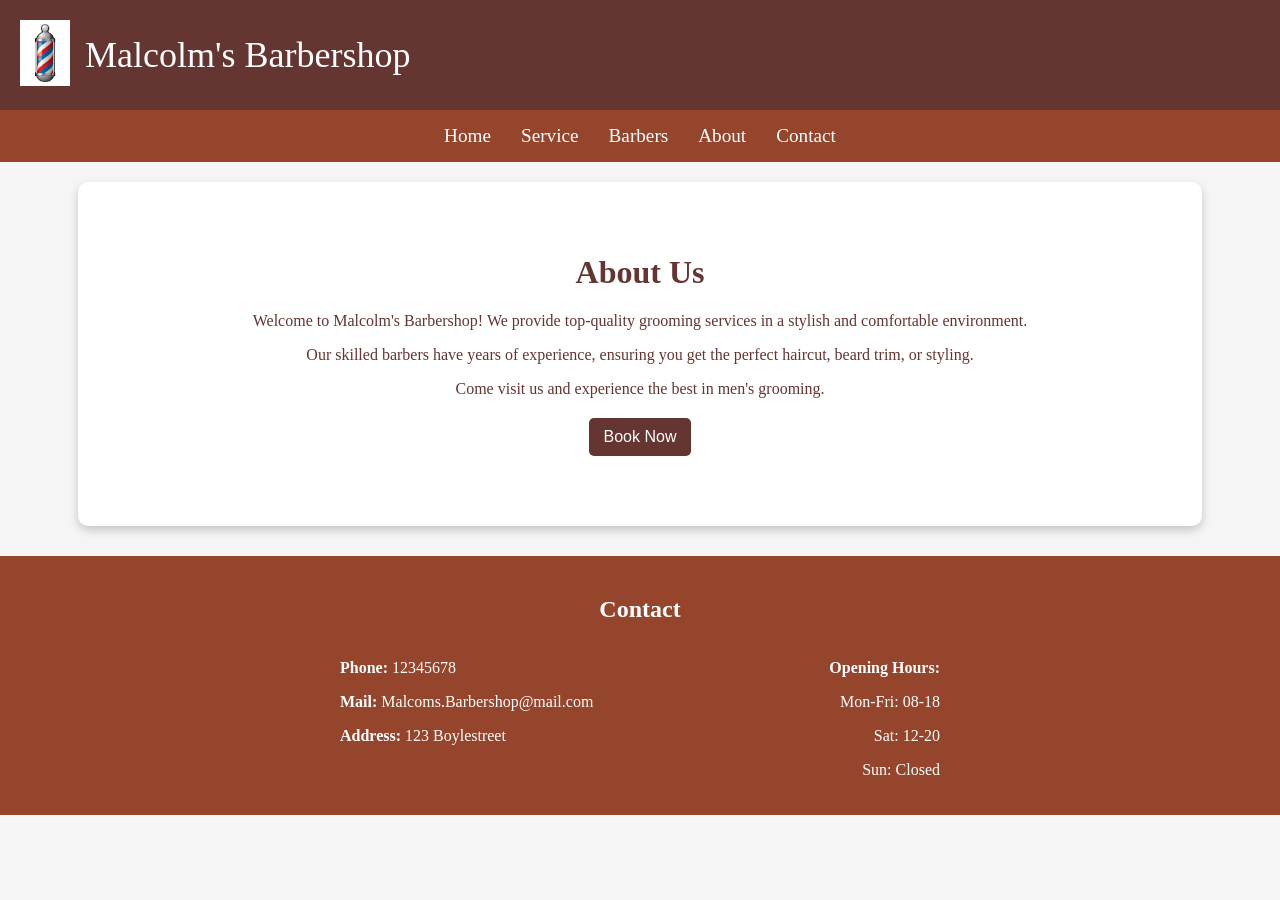
<file: About.html>
<!DOCTYPE html>
<html lang="en">
<head>
    <meta charset="UTF-8">
    <meta name="viewport" content="width=device-width, initial-scale=1.0">
    <title>About Us - Malcolm's Barbershop</title>
    <link rel="stylesheet" href="About.css">
</head>
<body>
    <div class="header">
        <div class="logo-container">
            <a href="Barbershop-FrontPage.html" class="logo-link">
                <img src="Logo-temp.jpeg" alt="Logo" class="logo">
            </a>
            <a href="Barbershop-FrontPage.html" class="barbershop-name-link">
                <div class="barbershop-name">Malcolm's Barbershop</div>
            </a>
        </div>
    </div>

    <div class="nav">
        <a href="Barbershop-FrontPage.html" class="nav-link">Home</a>
        <a href="service.html" class="nav-link">Service</a>
        <a href="Barbers.html" class="nav-link">Barbers</a>
        <a href="About.html" class="nav-link">About</a>
        <a href="contact.html" class="nav-link">Contact</a>
    </div>

    <div class="main about-section">
        <h1>About Us</h1>
        <p>Welcome to Malcolm's Barbershop! We provide top-quality grooming services in a stylish and comfortable environment.</p>
        <p>Our skilled barbers have years of experience, ensuring you get the perfect haircut, beard trim, or styling.</p>
        <p>Come visit us and experience the best in men's grooming.</p>
        <button class="book-button" onclick="window.location.href='service.html'">Book Now</button>
    </div>

    <div class="contact">
        <h2>Contact</h2>
        <div class="contact-container">
            <div class="contact-info">
                <p><strong>Phone:</strong> 12345678</p>
                <p><strong>Mail:</strong> Malcoms.Barbershop@mail.com</p>
                <p><strong>Address:</strong> 123 Boylestreet</p>
            </div>
            <div class="contact-hours">
                <p><strong>Opening Hours:</strong></p>
                <p>Mon-Fri: 08-18</p>
                <p>Sat: 12-20</p>
                <p>Sun: Closed</p>
            </div>
        </div>
    </div>

    <script src="About.js"></script>
</body>
</html>
</file>
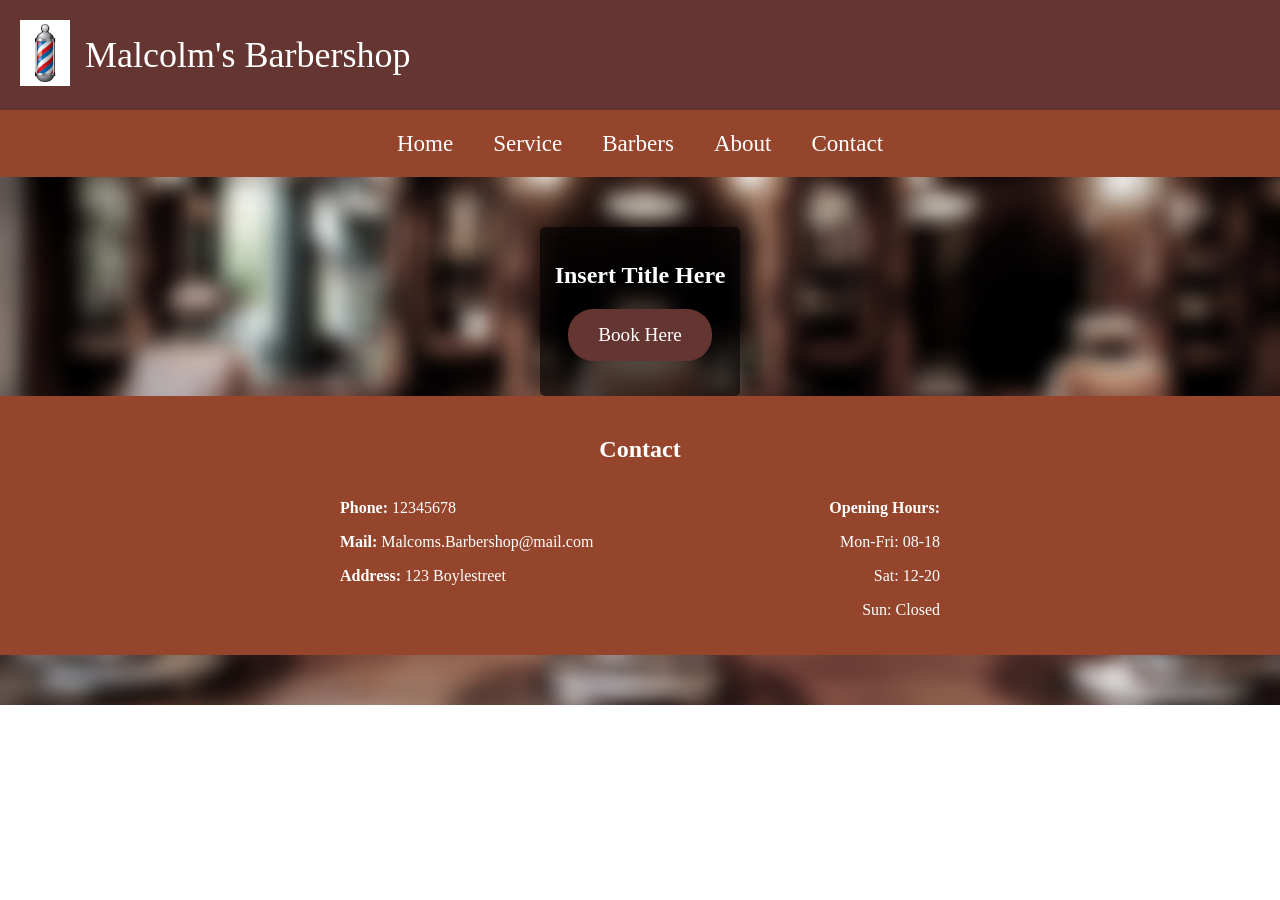
<file: Barbershop-FrontPage.html>
<!DOCTYPE html>
<html lang="en">
<head>
    <meta charset="UTF-8">
    <meta name="viewport" content="width=device-width, initial-scale=1.0">
    <title>Malcolm's Barbershop</title>
    <link rel="stylesheet" href="Styles.CSS">
</head>
<body>
    <div class="header">
        <div class="logo-container">
            <a href="Insert URL" class="logo-link">
                <img src="Logo-temp.jpeg" alt="Logo" class="logo">
            </a>
            <a href="Insert URL" class="barbershop-name-link">
                <div class="barbershop-name">Malcolm's Barbershop</div>
            </a>
        </div>
    </div>

    <div class="nav">
        <a href="Barbershop-FrontPage.html" class="nav-link">Home</a>
        <a href="service.html" class="nav-link">Service</a>
        <a href="Barbers.html" class="nav-link">Barbers</a>
        <a href="About.html" class="nav-link">About</a>
        <a href="Contact.html" class="nav-link">Contact</a>
    </div>

    <div class="main background">
        <div class="text-box">
            <h2>Insert Title Here</h2>
            

        <a href="booking.html" class="book-button-link">
            <button class="book-button">Book Here</button>
        </a>
    </div>

    <div class="contact">
        <h2>Contact</h2>
        <div class="contact-container">
            <div class="contact-info">
                <p><strong>Phone:</strong> 12345678</p>
                <p><strong>Mail:</strong> Malcoms.Barbershop@mail.com</p>
                <p><strong>Address:</strong> 123 Boylestreet</p>
            </div>
            <div class="contact-hours">
                <p><strong>Opening Hours:</strong></p>
                <p>Mon-Fri: 08-18</p>
                <p>Sat: 12-20</p>
                <p>Sun: Closed</p>
            </div>
        </div>
    </div>
<!-- Code injected by live-server -->
<script>
	// <![CDATA[  <-- For SVG support
	if ('WebSocket' in window) {
		(function () {
			function refreshCSS() {
				var sheets = [].slice.call(document.getElementsByTagName("link"));
				var head = document.getElementsByTagName("head")[0];
				for (var i = 0; i < sheets.length; ++i) {
					var elem = sheets[i];
					var parent = elem.parentElement || head;
					parent.removeChild(elem);
					var rel = elem.rel;
					if (elem.href && typeof rel != "string" || rel.length == 0 || rel.toLowerCase() == "stylesheet") {
						var url = elem.href.replace(/(&|\?)_cacheOverride=\d+/, '');
						elem.href = url + (url.indexOf('?') >= 0 ? '&' : '?') + '_cacheOverride=' + (new Date().valueOf());
					}
					parent.appendChild(elem);
				}
			}
			var protocol = window.location.protocol === 'http:' ? 'ws://' : 'wss://';
			var address = protocol + window.location.host + window.location.pathname + '/ws';
			var socket = new WebSocket(address);
			socket.onmessage = function (msg) {
				if (msg.data == 'reload') window.location.reload();
				else if (msg.data == 'refreshcss') refreshCSS();
			};
			if (sessionStorage && !sessionStorage.getItem('IsThisFirstTime_Log_From_LiveServer')) {
				console.log('Live reload enabled.');
				sessionStorage.setItem('IsThisFirstTime_Log_From_LiveServer', true);
			}
		})();
	}
	else {
		console.error('Upgrade your browser. This Browser is NOT supported WebSocket for Live-Reloading.');
	}
	// ]]>
</script>
</body>
</html>
</file>
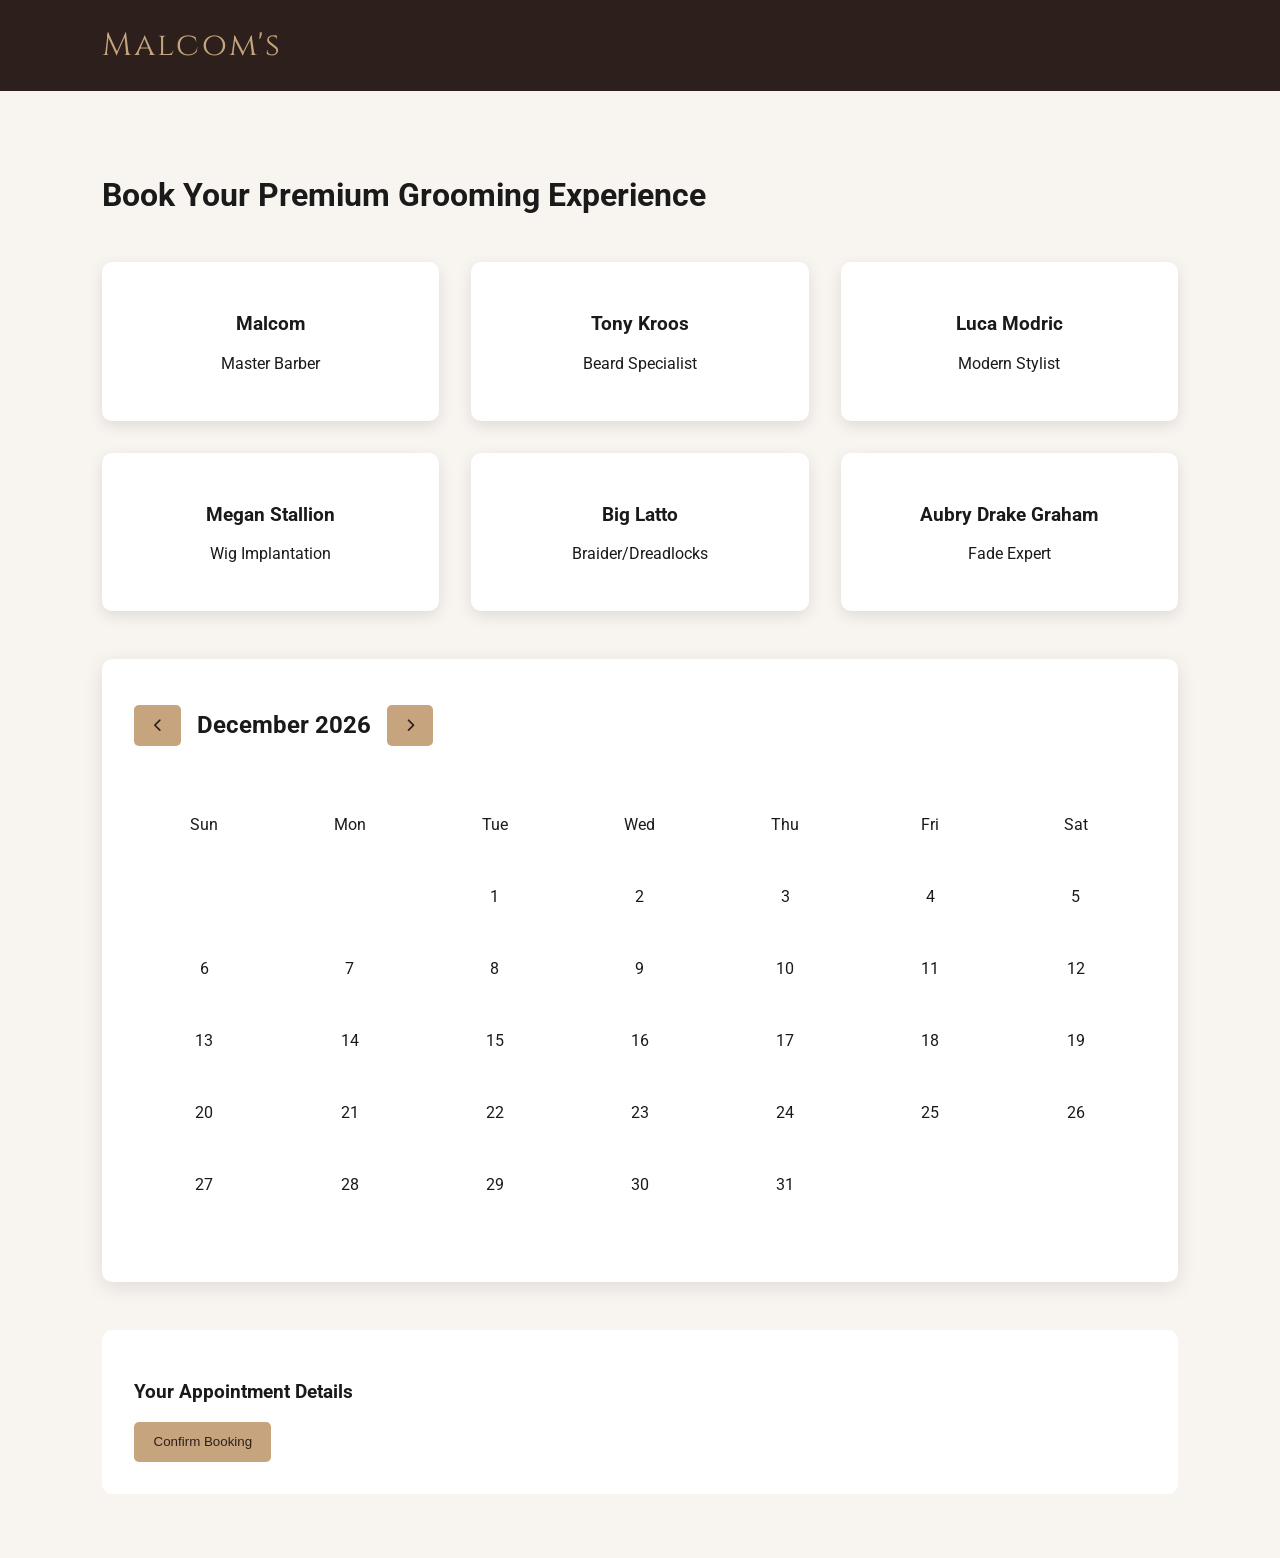
<file: booking.html>
<!DOCTYPE html>
<html lang="en">
<head>
    <meta charset="UTF-8">
    <meta name="viewport" content="width=device-width, initial-scale=1.0">
    <title>Malcom's Premium Barbershop</title>
    <link href="https://fonts.googleapis.com/css2?family=Cinzel:wght@400;700&family=Roboto:wght@300;400;700&display=swap" rel="stylesheet">
    <link rel="stylesheet" href="https://cdnjs.cloudflare.com/ajax/libs/font-awesome/6.0.0/css/all.min.css">
    <link rel="stylesheet" href="book.css">
</head>
<body>
    <nav class="navbar">
        <div class="logo">Malcom's</div>
    </nav>

    <div class="booking-container">
        <h1>Book Your Premium Grooming Experience</h1>
        
        <div class="barber-grid" id="barberGrid"></div>

        <div class="calendar-container">
            <div class="calendar-header">
                <div class="month-nav">
                    <button class="nav-btn" id="prevMonth"><i class="fas fa-chevron-left"></i></button>
                    <h2 id="currentMonth"></h2>
                    <button class="nav-btn" id="nextMonth"><i class="fas fa-chevron-right"></i></button>
                </div>
            </div>
            <div class="calendar-grid" id="calendar"></div>
            <div class="time-grid" id="timeGrid"></div>
        </div>

        <div class="confirmation-section" id="confirmation">
            <h3>Your Appointment Details</h3>
            <div id="bookingDetails"></div>
            <button class="nav-btn" id="confirmBtn">Confirm Booking</button>
        </div>
    </div>

    <script src="book.js"></script>
</body>
</html>
</file>
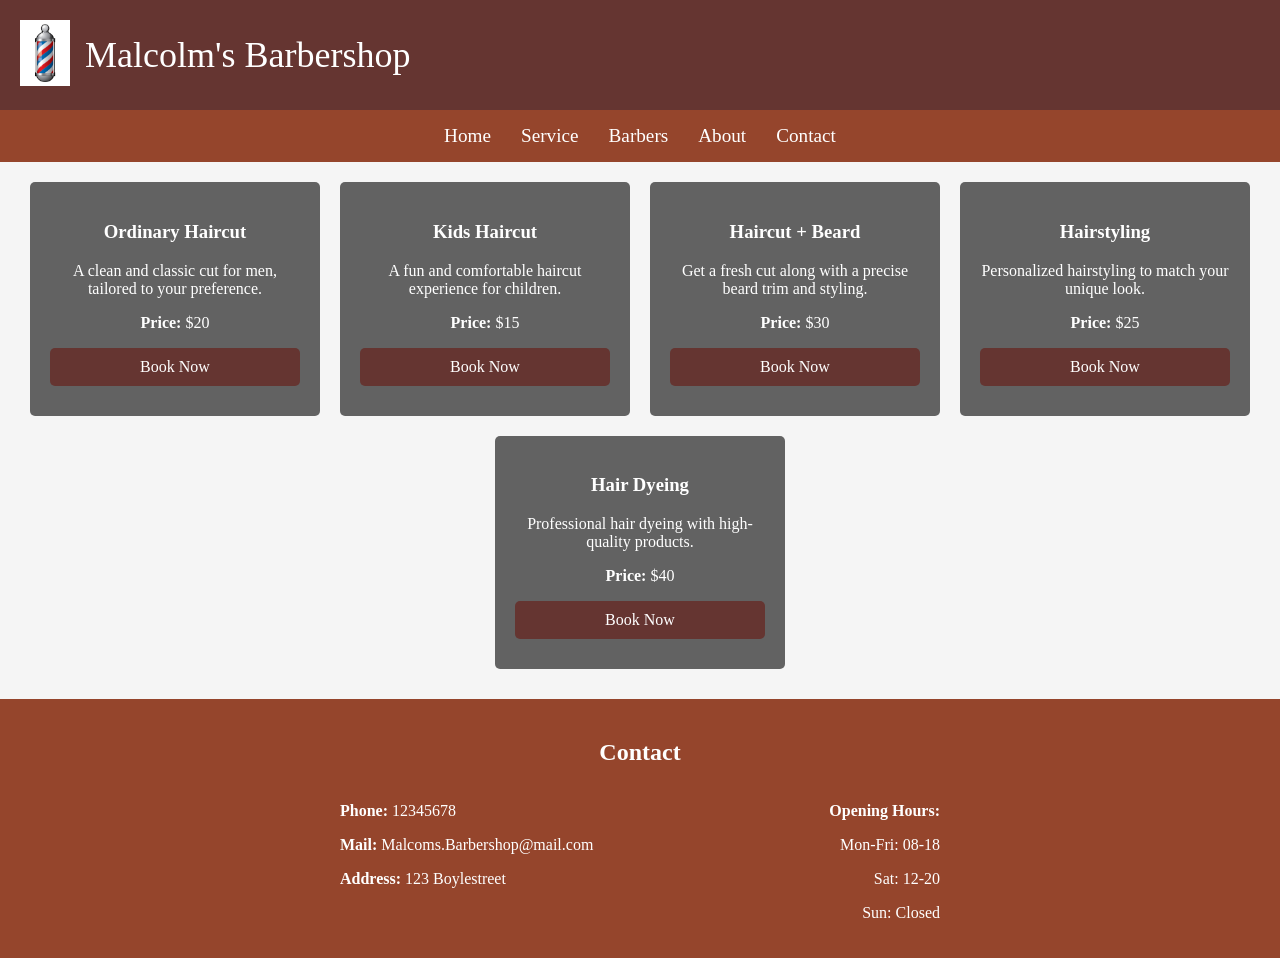
<file: service.html>
<!DOCTYPE html>
<html lang="en">
<head>
    <meta charset="UTF-8">
    <meta name="viewport" content="width=device-width, initial-scale=1.0">
    <title>Malcolm's Barbershop - Services</title>
    <link rel="stylesheet" href="service.css">
</head>
<body>
    <div class="header">
        <div class="logo-container">
            <a href="Insert URL" class="logo-link">
                <img src="Logo-temp.jpeg" alt="Logo" class="logo">
            </a>
            <a href="Barbershop-FrontPage.html" class="barbershop-name-link">
                <div class="barbershop-name">Malcolm's Barbershop</div>
            </a>
        </div>
    </div>

    <div class="nav">
        <a href="Barbershop-FrontPage.html" class="nav-link">Home</a>
        <a href="service.html" class="nav-link">Service</a>
        <a href="Barbers.html" class="nav-link">Barbers</a>
        <a href="About.html" class="nav-link">About</a>
        <a href="Insert URL" class="nav-link">Contact</a>
    </div>

    

    <div class="service-container">
        <div class="service-box">
            <h3>Ordinary Haircut</h3>
            <p>A clean and classic cut for men, tailored to your preference.</p>
            <p><strong>Price:</strong> $20</p>
            <a href="InsertBookingURL" class="book-button">Book Now</a>
        </div>
        <div class="service-box">
            <h3>Kids Haircut</h3>
            <p>A fun and comfortable haircut experience for children.</p>
            <p><strong>Price:</strong> $15</p>
            <a href="InsertBookingURL" class="book-button">Book Now</a>
        </div>
        <div class="service-box">
            <h3>Haircut + Beard</h3>
            <p>Get a fresh cut along with a precise beard trim and styling.</p>
            <p><strong>Price:</strong> $30</p>
            <a href="InsertBookingURL" class="book-button">Book Now</a>
        </div>
        <div class="service-box">
            <h3>Hairstyling</h3>
            <p>Personalized hairstyling to match your unique look.</p>
            <p><strong>Price:</strong> $25</p>
            <a href="InsertBookingURL" class="book-button">Book Now</a>
        </div>
        <div class="service-box">
            <h3>Hair Dyeing</h3>
            <p>Professional hair dyeing with high-quality products.</p>
            <p><strong>Price:</strong> $40</p>
            <a href="InsertBookingURL" class="book-button">Book Now</a>
        </div>
    </div>


    <div class="contact">
        <h2>Contact</h2>
        <div class="contact-container">
            <div class="contact-info">
                <p><strong>Phone:</strong> 12345678</p>
                <p><strong>Mail:</strong> Malcoms.Barbershop@mail.com</p>
                <p><strong>Address:</strong> 123 Boylestreet</p>
            </div>
            <div class="contact-hours">
                <p><strong>Opening Hours:</strong></p>
                <p>Mon-Fri: 08-18</p>
                <p>Sat: 12-20</p>
                <p>Sun: Closed</p>
            </div>
        </div>
    </div>
</body>
</html>
</file>
<file: About.css>
body {
    font-family: Georgia, serif;
    margin: 0;
    padding: 0;
    background-color: #f5f5f5;
}

.header {
    background-color: #653531;
    color: white;
    padding: 20px;
    display: flex;
    align-items: center;
}

.logo-container {
    display: flex;
    align-items: center;
}

.logo-link {
    text-decoration: none;
}

.logo {
    width: 50px;
    height: auto;
    margin-right: 15px;
}

.barbershop-name-link {
    text-decoration: none;
}

.barbershop-name {
    font-size: 36px;
    font-family: Georgia, serif;
    color: white;
}

.nav {
    display: flex;
    justify-content: center;
    background-color: #95452C;
    padding: 15px;
}

.nav-link {
    color: white;
    text-decoration: none;
    padding: 0 15px;
    font-size: 1.2em;
}

.nav-link:hover {
    text-decoration: underline;
}

.about-section {
    background-color: white;
    color: #653531;
    padding: 50px;
    margin: 20px auto;
    width: 80%;
    border-radius: 10px;
    box-shadow: 0 4px 10px rgba(0, 0, 0, 0.2);
    text-align: center;
    opacity: 0;
    transform: translateY(20px);
    transition: opacity 1s ease-out, transform 1s ease-out;
}

.contact {
    background-color: #95452C;
    color: white;
    padding: 20px;
    text-align: center;
    margin-top: 30px;
}

.contact-container {
    display: flex;
    justify-content: space-between;
    max-width: 600px;
    margin: 0 auto;
    text-align: left;
}

.contact-info, .contact-hours {
    flex: 1;
}

.contact-hours {
    text-align: right;
}

.book-button {
    display: block;
    background-color: #653531;
    color: white;
    padding: 10px 15px;
    margin: 20px auto;
    border: none;
    border-radius: 5px;
    font-size: 1em;
    text-align: center;
    cursor: pointer;
    transition: background-color 0.3s;
}

.book-now:hover {
    background-color: #7a4035;
}
</file>
<file: Styles.CSS>
body {
    font-family: Georgia, serif;
    margin: 0;
    padding: 0;
}

.header {
    background-color: #653531;
    color: white;
    padding: 20px;
    display: flex;
    align-items: center;
}

.logo-container {
    display: flex;
    align-items: center;
}

.logo-link {
    text-decoration: none;
}

.logo {
    width: 50px;
    height: auto;
    margin-right: 15px;
}

.barbershop-name-link {
    text-decoration: none;
}

.barbershop-name {
    font-size: 36px;
    font-family: Georgia, serif;
    color: white;
}

.nav {
    display: flex;
    justify-content: center;
    background-color: #95452C;
    padding: 20px;
    font-size: 1.2em;
}

.nav-link {
    color: white;
    text-decoration: none;
    padding: 0 20px;
    font-size: 1.2em;
}

.nav-link:hover {
    text-decoration: underline;
}

.main {
    padding: 20px;
    text-align: center;
}

.text-box {
    background-color: rgba(0, 0, 0, 0.6);
    color: white;
    padding: 15px;
    border-radius: 5px;
    display: inline-block;
    max-width: 30%;
}

.book-button-link {
    text-decoration: none;
}

.book-button {
    display: block;
    margin: 20px auto;
    padding: 15px 30px;
    background-color: #653531;
    color: white;
    border: none;
    cursor: pointer;
    border-radius: 25px;
    font-family: Georgia, serif;
    font-size: 1.2em;
    transition: background-color 0.3s ease;
}

.book-button:hover {
    background-color: #7a4035;
}

.background {
    background-image: url('image.jpg');
    background-size: cover;
    background-position: center;
    padding: 50px 0;
    min-height: 300px;
}

.contact {
    background-color: #95452C;
    color: white;
    padding: 20px;
    text-align: center;
}

.contact-container {
    display: flex;
    justify-content: space-between;
    max-width: 600px;
    margin: 0 auto;
    text-align: left;
    align-items: start;
}

.contact-info {
    flex: 1;
    padding-right: 20px;
}

.contact-hours {
    text-align: right;
}
</file>
<file: book.css>
:root {
    --vintage-brown: #2D201C;
    --gold-accent: #C5A47E;
    --ivory: #F8F5F0;
    --charcoal: #1A1A1A;
    --font-heading: 'Cinzel', serif;
    --font-body: 'Roboto', sans-serif;
}

body {
    font-family: var(--font-body);
    background: var(--ivory);
    color: var(--charcoal);
    margin: 0;
    padding: 0;
}

.navbar {
    background: var(--vintage-brown);
    padding: 1.5rem 8%;
    display: flex;
    justify-content: space-between;
    align-items: center;
}

.logo {
    font-family: var(--font-heading);
    color: var(--gold-accent);
    font-size: 2rem;
    letter-spacing: 2px;
}

.booking-container {
    padding: 4rem 8%;
    max-width: 1200px;
    margin: 0 auto;
}

.barber-grid {
    display: grid;
    grid-template-columns: repeat(auto-fit, minmax(280px, 1fr));
    gap: 2rem;
    margin: 3rem 0;
}

.barber-card {
    background: white;
    padding: 2rem;
    border-radius: 10px;
    cursor: pointer;
    transition: all 0.3s;
    box-shadow: 0 5px 15px rgba(0,0,0,0.1);
    text-align: center;
}

.barber-card.selected {
    border: 3px solid var(--gold-accent);
    transform: translateY(-5px);
}

.barber-image {
    width: 200px;
    height: 200px;
    border-radius: 50%;
    object-fit: cover;
    margin-bottom: 1rem;
    border: 3px solid var(--gold-accent);
}

.calendar-container {
    background: white;
    padding: 2rem;
    border-radius: 10px;
    margin-top: 2rem;
    box-shadow: 0 5px 20px rgba(0,0,0,0.1);
}

.calendar-header {
    display: flex;
    justify-content: space-between;
    align-items: center;
    margin-bottom: 2rem;
}

.month-nav {
    display: flex;
    align-items: center;
    gap: 1rem;
}

.nav-btn {
    background: var(--gold-accent);
    color: var(--vintage-brown);
    border: none;
    padding: 0.8rem 1.2rem;
    border-radius: 5px;
    cursor: pointer;
    transition: all 0.3s;
}

.nav-btn:hover {
    opacity: 0.9;
    transform: scale(1.05);
}

.calendar-grid {
    display: grid;
    grid-template-columns: repeat(7, 1fr);
    gap: 5px;
}

.calendar-day {
    padding: 1.5rem;
    text-align: center;
    border-radius: 8px;
    cursor: pointer;
    transition: all 0.2s;
    position: relative;
}

.calendar-day.available:hover {
    background: var(--gold-accent);
    color: var(--vintage-brown);
}

.calendar-day.selected {
    background: var(--gold-accent);
    color: var(--vintage-brown);
    font-weight: bold;
}

.calendar-day.booked::after {
    content: '✓';
    position: absolute;
    top: 5px;
    right: 5px;
    color: var(--gold-accent);
}

.time-grid {
    display: grid;
    grid-template-columns: repeat(auto-fit, minmax(120px, 1fr));
    gap: 0.8rem;
    margin-top: 2rem;
}

.time-slot {
    padding: 1rem;
    background: var(--ivory);
    border-radius: 8px;
    text-align: center;
    cursor: pointer;
    transition: all 0.2s;
}

.time-slot.selected {
    background: var(--gold-accent);
    color: var(--vintage-brown);
    transform: scale(1.05);
}

.confirmation-section {
    margin-top: 3rem;
    background: white;
    padding: 2rem;
    border-radius: 10px;
}
</file>
<file: service.css>
body {
    font-family: Georgia, serif;
    margin: 0;
    padding: 0;
    background-color: #f5f5f5;
}

.header {
    background-color: #653531;
    color: white;
    padding: 20px;
    display: flex;
    align-items: center;
}

.logo-container {
    display: flex;
    align-items: center;
}

.logo-link {
    text-decoration: none;
}

.logo {
    width: 50px;
    height: auto;
    margin-right: 15px;
}

.barbershop-name-link {
    text-decoration: none;
}

.barbershop-name {
    font-size: 36px;
    font-family: Georgia, serif;
    color: white;
}

.nav {
    display: flex;
    justify-content: center;
    background-color: #95452C;
    padding: 15px;
}

.nav-link {
    color: white;
    text-decoration: none;
    padding: 0 15px;
    font-size: 1.2em;
}

.nav-link:hover {
    text-decoration: underline;
}

.main {
    padding: 20px;
    text-align: center;
}

.background {
    background-image: url('image.jpg');
    background-size: cover;
    background-position: center;
    padding: 50px 0;
}

.service-container {
    display: flex;
    flex-wrap: wrap;
    justify-content: center;
    gap: 20px;
    margin-top: 20px;
}

.service-box {
    background-color: rgba(0, 0, 0, 0.6);
    color: white;
    padding: 20px;
    border-radius: 5px;
    width: 250px;
    text-align: center;
}

.contact {
    background-color: #95452C;
    color: white;
    padding: 20px;
    text-align: center;
    margin-top: 30px;
}

.contact-container {
    display: flex;
    justify-content: space-between;
    max-width: 600px;
    margin: 0 auto;
    text-align: left;
}

.contact-info, .contact-hours {
    flex: 1;
}

.contact-hours {
    text-align: right;
}

.book-button {
    display: block;
    text-align: center;
    background-color: #653531;
    color: white;
    padding: 10px 15px;
    margin: 10px auto;
    border: none;
    border-radius: 5px;
    font-size: 1em;
    text-decoration: none;
    transition: background-color 0.3s;
}

.book-button:hover {
    background-color: #7a4035;
}

.service-box {
    transition: transform 0.3s ease, box-shadow 0.3s ease;
}

.service-box:hover {
    transform: scale(1.05);
    box-shadow: 0px 4px 15px rgba(0, 0, 0, 0.2);
}
</file>
